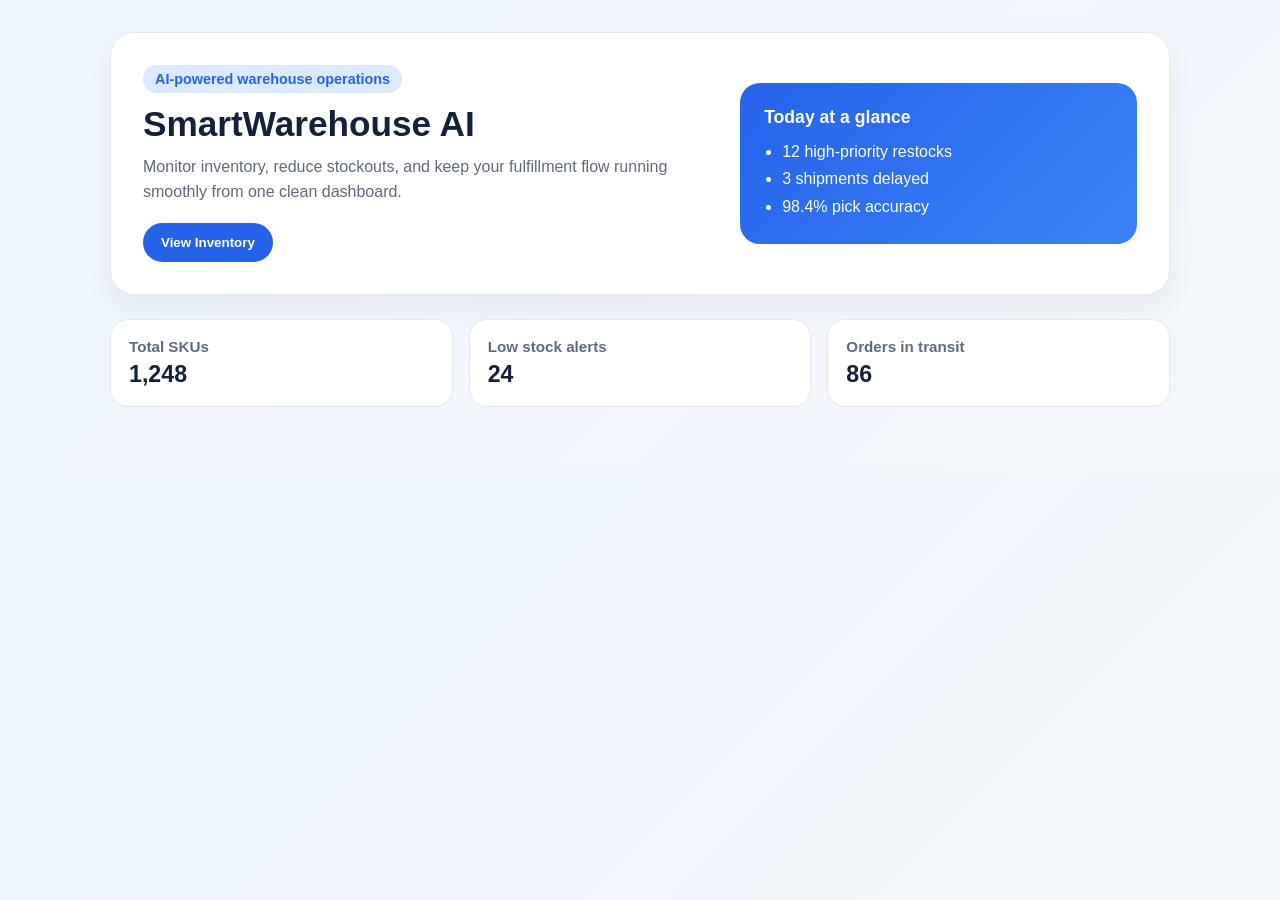
<file: frontend/index.html>
<!DOCTYPE html>
<html lang="en">
<head>
  <meta charset="UTF-8" />
  <meta name="viewport" content="width=device-width, initial-scale=1.0" />
  <title>SmartWarehouse AI</title>
  <style>
    :root {
      color-scheme: light;
      --bg: #f4f7fb;
      --card: #ffffff;
      --text: #132238;
      --muted: #5e6b7c;
      --accent: #2563eb;
      --accent-soft: #dbeafe;
      --border: #e5e7eb;
    }

    * { box-sizing: border-box; }

    body {
      margin: 0;
      font-family: Arial, Helvetica, sans-serif;
      background: linear-gradient(135deg, #eef5ff 0%, var(--bg) 100%);
      color: var(--text);
    }

    .page {
      max-width: 1100px;
      margin: 0 auto;
      padding: 32px 20px 60px;
    }

    .hero {
      background: var(--card);
      border: 1px solid var(--border);
      border-radius: 24px;
      padding: 32px;
      box-shadow: 0 12px 30px rgba(15, 23, 42, 0.06);
      display: grid;
      grid-template-columns: 1.3fr 0.9fr;
      gap: 24px;
      align-items: center;
    }

    .eyebrow {
      display: inline-block;
      padding: 6px 12px;
      border-radius: 999px;
      background: var(--accent-soft);
      color: var(--accent);
      font-size: 0.9rem;
      font-weight: 700;
      margin-bottom: 12px;
    }

    h1 {
      margin: 0 0 10px;
      font-size: 2.2rem;
      line-height: 1.1;
    }

    .hero p {
      margin: 0 0 18px;
      color: var(--muted);
      font-size: 1rem;
      line-height: 1.6;
    }

    .actions button {
      border: none;
      border-radius: 999px;
      padding: 12px 18px;
      font-weight: 700;
      cursor: pointer;
      background: var(--accent);
      color: white;
      transition: transform 0.2s ease, box-shadow 0.2s ease;
    }

    .actions button:hover {
      transform: translateY(-1px);
      box-shadow: 0 8px 16px rgba(37, 99, 235, 0.2);
    }

    .panel {
      background: linear-gradient(135deg, #2563eb 0%, #3b82f6 100%);
      color: white;
      border-radius: 20px;
      padding: 24px;
    }

    .panel h3 {
      margin: 0 0 10px;
      font-size: 1.1rem;
    }

    .panel ul {
      padding-left: 18px;
      margin: 0;
      line-height: 1.7;
    }

    .stats {
      display: grid;
      grid-template-columns: repeat(3, minmax(0, 1fr));
      gap: 16px;
      margin-top: 24px;
    }

    .card {
      background: var(--card);
      border: 1px solid var(--border);
      border-radius: 18px;
      padding: 18px;
    }

    .card h4 {
      margin: 0 0 6px;
      font-size: 0.95rem;
      color: var(--muted);
    }

    .card .value {
      font-size: 1.45rem;
      font-weight: 700;
    }

    @media (max-width: 780px) {
      .hero {
        grid-template-columns: 1fr;
      }

      .stats {
        grid-template-columns: 1fr;
      }
    }
  </style>
</head>
<body>
  <div class="page">
    <section class="hero">
      <div>
        <span class="eyebrow">AI-powered warehouse operations</span>
        <h1>SmartWarehouse AI</h1>
        <p>Monitor inventory, reduce stockouts, and keep your fulfillment flow running smoothly from one clean dashboard.</p>
        <div class="actions">
          <button>View Inventory</button>
        </div>
      </div>
      <div class="panel">
        <h3>Today at a glance</h3>
        <ul>
          <li>12 high-priority restocks</li>
          <li>3 shipments delayed</li>
          <li>98.4% pick accuracy</li>
        </ul>
      </div>
    </section>

    <section class="stats">
      <article class="card">
        <h4>Total SKUs</h4>
        <div class="value">1,248</div>
      </article>
      <article class="card">
        <h4>Low stock alerts</h4>
        <div class="value">24</div>
      </article>
      <article class="card">
        <h4>Orders in transit</h4>
        <div class="value">86</div>
      </article>
    </section>
  </div>
</body>
</html>
</file>
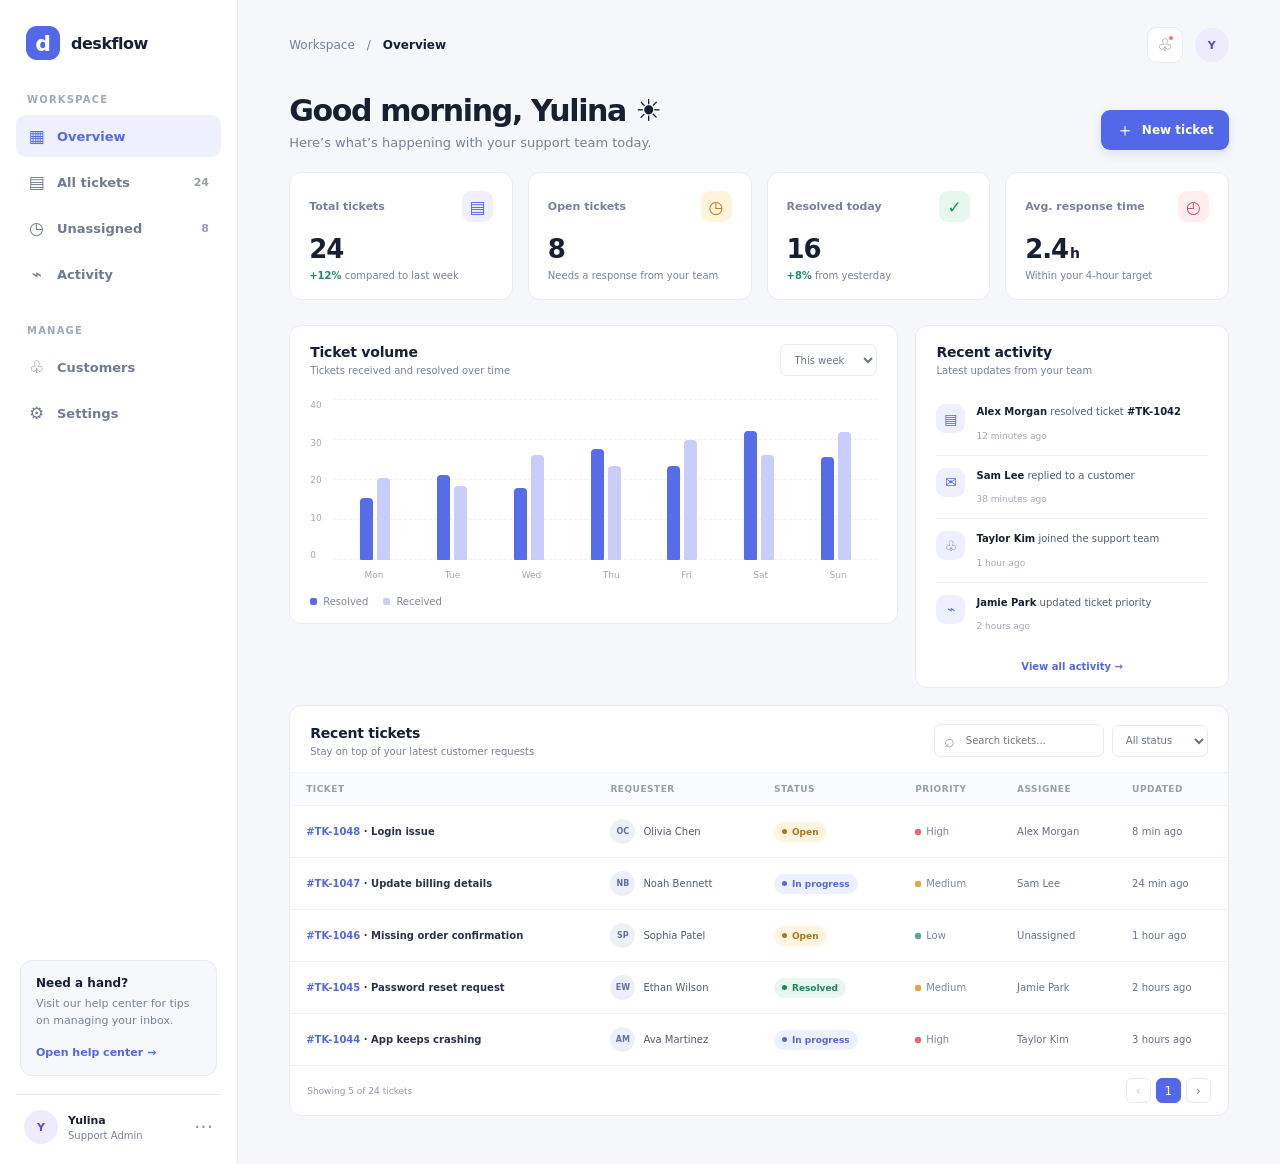
<file: helpdesk-dashboard/index.html>
<!doctype html>
<html lang="en">
<head>
  <meta charset="utf-8">
  <meta name="viewport" content="width=device-width, initial-scale=1">
  <meta name="theme-color" content="#f5f7fb">
  <title>Helpdesk Dashboard | Deskflow</title>
  <link rel="stylesheet" href="styles.css">
  <script src="script.js" defer></script>
</head>
<body>
  <div class="app">
    <aside class="sidebar" id="sidebar" aria-label="Main navigation">
      <a class="brand" href="#overview" aria-label="Deskflow home">
        <span class="brand-mark" aria-hidden="true">d</span>
        <span>deskflow</span>
      </a>

      <p class="nav-label">Workspace</p>
      <nav class="nav">
        <a class="active" href="#overview" aria-current="page"><span class="nav-icon" aria-hidden="true">▦</span>Overview</a>
        <a href="#tickets"><span class="nav-icon" aria-hidden="true">▤</span>All tickets <span class="nav-count" id="nav-ticket-count">24</span></a>
        <a href="#tickets" data-status-link="Open"><span class="nav-icon" aria-hidden="true">◷</span>Unassigned <span class="nav-count">8</span></a>
        <a href="#activity"><span class="nav-icon" aria-hidden="true">⌁</span>Activity</a>
      </nav>

      <p class="nav-label manage-label">Manage</p>
      <nav class="nav">
        <a href="#tickets"><span class="nav-icon" aria-hidden="true">♧</span>Customers</a>
        <a href="#settings"><span class="nav-icon" aria-hidden="true">⚙</span>Settings</a>
      </nav>

      <div class="sidebar-bottom">
        <section class="help-card">
          <strong>Need a hand?</strong>
          <p>Visit our help center for tips on managing your inbox.</p>
          <button type="button" class="text-button" id="help-button">Open help center <span aria-hidden="true">→</span></button>
        </section>
        <div class="profile">
          <span class="avatar" aria-hidden="true">Y</span>
          <span class="profile-copy"><strong>Yulina</strong><small>Support Admin</small></span>
          <span class="profile-more" aria-hidden="true">···</span>
        </div>
      </div>
    </aside>

    <main id="overview">
      <header class="topbar">
        <div class="crumbs">
          <button class="icon-button mobile-menu" type="button" id="menu-button" aria-label="Toggle navigation">☰</button>
          <span>Workspace</span><span aria-hidden="true">/</span><strong>Overview</strong>
        </div>
        <div class="top-actions">
          <button class="icon-button notification-button" type="button" id="notification-button" aria-label="Notifications">♧<span class="notification-dot"></span></button>
          <span class="avatar" aria-label="Yulina">Y</span>
        </div>
      </header>

      <section class="heading-row">
        <div>
          <h1>Good morning, Yulina <span aria-hidden="true">☀️</span></h1>
          <p class="subtitle">Here’s what’s happening with your support team today.</p>
        </div>
        <button class="primary-button" type="button" id="new-ticket-button"><span aria-hidden="true">＋</span> New ticket</button>
      </section>

      <section class="stats" aria-label="Support overview">
        <article class="stat-card">
          <div class="stat-top"><span>Total tickets</span><span class="stat-icon blue" aria-hidden="true">▤</span></div>
          <p class="stat-value" id="stat-total">24</p>
          <p class="stat-note"><strong class="trend">+12%</strong> compared to last week</p>
        </article>
        <article class="stat-card">
          <div class="stat-top"><span>Open tickets</span><span class="stat-icon amber" aria-hidden="true">◷</span></div>
          <p class="stat-value" id="stat-open">8</p>
          <p class="stat-note">Needs a response from your team</p>
        </article>
        <article class="stat-card">
          <div class="stat-top"><span>Resolved today</span><span class="stat-icon green" aria-hidden="true">✓</span></div>
          <p class="stat-value">16</p>
          <p class="stat-note"><strong class="trend">+8%</strong> from yesterday</p>
        </article>
        <article class="stat-card">
          <div class="stat-top"><span>Avg. response time</span><span class="stat-icon red" aria-hidden="true">◴</span></div>
          <p class="stat-value">2.4<small>h</small></p>
          <p class="stat-note">Within your 4-hour target</p>
        </article>
      </section>

      <section class="content-grid">
        <article class="panel">
          <div class="panel-head">
            <div><h2 class="panel-title">Ticket volume</h2><p class="panel-subtitle">Tickets received and resolved over time</p></div>
            <select class="select-control" id="chart-period" aria-label="Chart time period">
              <option value="week">This week</option>
              <option value="month">This month</option>
            </select>
          </div>
          <div class="chart-wrap" role="img" aria-label="Bar chart showing tickets received and resolved over the past week">
            <div class="chart">
              <div class="y-axis" aria-hidden="true"><span>40</span><span>30</span><span>20</span><span>10</span><span>0</span></div>
              <div class="chart-main">
                <div class="grid-lines" aria-hidden="true"><span></span><span></span><span></span><span></span><span></span></div>
                <div class="bars" id="chart-bars">
                  <div class="bar-group"><span class="bar resolved" style="height:40%"></span><span class="bar received" style="height:53%"></span></div>
                  <div class="bar-group"><span class="bar resolved" style="height:55%"></span><span class="bar received" style="height:48%"></span></div>
                  <div class="bar-group"><span class="bar resolved" style="height:47%"></span><span class="bar received" style="height:68%"></span></div>
                  <div class="bar-group"><span class="bar resolved" style="height:72%"></span><span class="bar received" style="height:61%"></span></div>
                  <div class="bar-group"><span class="bar resolved" style="height:61%"></span><span class="bar received" style="height:78%"></span></div>
                  <div class="bar-group"><span class="bar resolved" style="height:84%"></span><span class="bar received" style="height:68%"></span></div>
                  <div class="bar-group"><span class="bar resolved" style="height:67%"></span><span class="bar received" style="height:83%"></span></div>
                </div>
                <div class="x-axis" id="chart-labels" aria-hidden="true"><span>Mon</span><span>Tue</span><span>Wed</span><span>Thu</span><span>Fri</span><span>Sat</span><span>Sun</span></div>
              </div>
            </div>
          </div>
          <div class="legend"><span><i class="legend-resolved"></i>Resolved</span><span><i class="legend-received"></i>Received</span></div>
        </article>

        <article class="panel activity-panel" id="activity">
          <div class="panel-head"><div><h2 class="panel-title">Recent activity</h2><p class="panel-subtitle">Latest updates from your team</p></div></div>
          <div class="activity-list">
            <div class="activity"><span class="activity-icon" aria-hidden="true">▤</span><div><p><strong>Alex Morgan</strong> resolved ticket <strong>#TK-1042</strong></p><time>12 minutes ago</time></div></div>
            <div class="activity"><span class="activity-icon" aria-hidden="true">✉</span><div><p><strong>Sam Lee</strong> replied to a customer</p><time>38 minutes ago</time></div></div>
            <div class="activity"><span class="activity-icon" aria-hidden="true">♧</span><div><p><strong>Taylor Kim</strong> joined the support team</p><time>1 hour ago</time></div></div>
            <div class="activity"><span class="activity-icon" aria-hidden="true">⌁</span><div><p><strong>Jamie Park</strong> updated ticket priority</p><time>2 hours ago</time></div></div>
          </div>
          <a class="view-all" href="#tickets">View all activity <span aria-hidden="true">→</span></a>
        </article>
      </section>

      <section class="panel tickets-panel" id="tickets">
        <div class="panel-head">
          <div><h2 class="panel-title">Recent tickets</h2><p class="panel-subtitle">Stay on top of your latest customer requests</p></div>
          <div class="ticket-tools">
            <label class="search-control"><span aria-hidden="true">⌕</span><input id="ticket-search" type="search" placeholder="Search tickets..." aria-label="Search tickets"></label>
            <select class="select-control status-filter" id="status-filter" aria-label="Filter tickets by status">
              <option value="all">All status</option><option value="Open">Open</option><option value="In progress">In progress</option><option value="Resolved">Resolved</option>
            </select>
          </div>
        </div>
        <div class="table-scroll">
          <table>
            <thead><tr><th>Ticket</th><th>Requester</th><th>Status</th><th>Priority</th><th>Assignee</th><th>Updated</th></tr></thead>
            <tbody id="ticket-rows">
              <tr data-status="Open"><td><span class="ticket-id">#TK-1048</span><span class="ticket-subject"> · Login issue</span></td><td><span class="requester"><span class="mini-avatar">OC</span>Olivia Chen</span></td><td><span class="status open">Open</span></td><td><span class="priority high">High</span></td><td>Alex Morgan</td><td>8 min ago</td></tr>
              <tr data-status="In progress"><td><span class="ticket-id">#TK-1047</span><span class="ticket-subject"> · Update billing details</span></td><td><span class="requester"><span class="mini-avatar">NB</span>Noah Bennett</span></td><td><span class="status progress">In progress</span></td><td><span class="priority medium">Medium</span></td><td>Sam Lee</td><td>24 min ago</td></tr>
              <tr data-status="Open"><td><span class="ticket-id">#TK-1046</span><span class="ticket-subject"> · Missing order confirmation</span></td><td><span class="requester"><span class="mini-avatar">SP</span>Sophia Patel</span></td><td><span class="status open">Open</span></td><td><span class="priority low">Low</span></td><td>Unassigned</td><td>1 hour ago</td></tr>
              <tr data-status="Resolved"><td><span class="ticket-id">#TK-1045</span><span class="ticket-subject"> · Password reset request</span></td><td><span class="requester"><span class="mini-avatar">EW</span>Ethan Wilson</span></td><td><span class="status resolved">Resolved</span></td><td><span class="priority medium">Medium</span></td><td>Jamie Park</td><td>2 hours ago</td></tr>
              <tr data-status="In progress"><td><span class="ticket-id">#TK-1044</span><span class="ticket-subject"> · App keeps crashing</span></td><td><span class="requester"><span class="mini-avatar">AM</span>Ava Martinez</span></td><td><span class="status progress">In progress</span></td><td><span class="priority high">High</span></td><td>Taylor Kim</td><td>3 hours ago</td></tr>
            </tbody>
          </table>
          <div class="empty-state" id="empty-state" hidden>No tickets match your search.</div>
        </div>
        <div class="table-footer"><span id="table-count">Showing 5 of 24 tickets</span><div class="pagination"><button type="button" aria-label="Previous page" disabled>‹</button><button type="button" class="current" aria-current="page">1</button><button type="button" aria-label="Next page">›</button></div></div>
      </section>
    </main>
  </div>

  <dialog id="ticket-dialog" aria-labelledby="dialog-title">
    <div class="dialog-head"><h2 id="dialog-title">Create a ticket</h2><button class="dialog-close" type="button" id="close-dialog" aria-label="Close">×</button></div>
    <form class="ticket-form" id="ticket-form">
      <div class="field"><label for="requester-name">Requester name</label><input id="requester-name" name="requester" required maxlength="60" placeholder="e.g. Avery Yulina"></div>
      <div class="field"><label for="ticket-subject">Subject</label><input id="ticket-subject" name="subject" required maxlength="100" placeholder="Briefly describe the issue"></div>
      <div class="field"><label for="ticket-priority">Priority</label><select id="ticket-priority" name="priority"><option>Medium</option><option>High</option><option>Low</option></select></div>
      <div class="form-actions"><button class="secondary-button" type="button" id="cancel-dialog">Cancel</button><button class="primary-button" type="submit">Create ticket</button></div>
    </form>
  </dialog>
  <div class="toast" id="toast" role="status" aria-live="polite"></div>
</body>
</html>
</file>
<file: helpdesk-dashboard/styles.css>
:root {
  color-scheme: light;
  --ink: #172033;
  --muted: #778198;
  --line: #e8ebf2;
  --paper: #fff;
  --canvas: #f5f7fb;
  --blue: #5368e8;
  --blue-soft: #eef0ff;
  --green: #218b68;
  --green-soft: #e7f6ef;
  --amber: #b67819;
  --amber-soft: #fff3dc;
  --red: #c55361;
  --red-soft: #ffedf0;
  font-family: Inter, ui-sans-serif, system-ui, -apple-system, BlinkMacSystemFont, "Segoe UI", sans-serif;
  font-synthesis: none;
  text-rendering: optimizeLegibility;
}

* { box-sizing: border-box; }
body { margin: 0; min-width: 320px; color: var(--ink); background: var(--canvas); }
button, input, select { font: inherit; }
button { cursor: pointer; }

.app { min-height: 100vh; display: grid; grid-template-columns: 238px minmax(0, 1fr); }
.sidebar { display: flex; flex-direction: column; min-height: 100vh; padding: 26px 16px 20px; background: var(--paper); border-right: 1px solid var(--line); }
.brand { display: flex; align-items: center; gap: 11px; padding: 0 10px 34px; color: var(--ink); text-decoration: none; font-weight: 750; letter-spacing: -.03em; }
.brand-mark { display: grid; place-items: center; width: 34px; height: 34px; color: #fff; background: var(--blue); border-radius: 11px; font-size: 22px; font-weight: 800; }
.nav-label { padding: 0 11px; margin: 0 0 10px; color: #a1a9b8; font-size: 10px; font-weight: 750; letter-spacing: .12em; text-transform: uppercase; }
.manage-label { margin-top: 30px; }
.nav { display: grid; gap: 4px; }
.nav a { display: flex; align-items: center; gap: 12px; padding: 11px 12px; color: #717b91; text-decoration: none; border-radius: 9px; font-size: 13px; font-weight: 580; }
.nav a:hover { color: var(--blue); background: #f7f8fc; }
.nav a.active { color: var(--blue); background: var(--blue-soft); font-weight: 700; }
.nav-icon { width: 17px; text-align: center; font-size: 17px; }
.nav-count { margin-left: auto; color: #969db0; font-size: 11px; }
.sidebar-bottom { margin-top: auto; }
.help-card { padding: 15px; margin: 0 4px 18px; background: #f7f8fc; border: 1px solid var(--line); border-radius: 12px; }
.help-card strong { display: block; margin-bottom: 6px; font-size: 12px; }
.help-card p { margin: 0 0 12px; color: var(--muted); font-size: 11px; line-height: 1.5; }
.text-button { padding: 0; color: var(--blue); background: none; border: 0; font-size: 11px; font-weight: 700; }
.profile { display: flex; align-items: center; gap: 10px; padding: 15px 8px 0; border-top: 1px solid var(--line); }
.avatar { display: grid; place-items: center; flex: 0 0 auto; width: 34px; height: 34px; color: #594cba; background: #eeeaff; border-radius: 50%; font-size: 11px; font-weight: 750; }
.profile-copy { display: grid; gap: 3px; }
.profile-copy strong { font-size: 11px; }
.profile-copy small { color: var(--muted); font-size: 10px; }
.profile-more { margin-left: auto; color: #929bad; font-size: 20px; line-height: 1; }

main { min-width: 0; padding: 27px clamp(20px, 4vw, 54px) 48px; }
.topbar { display: flex; align-items: center; justify-content: space-between; gap: 16px; margin-bottom: 30px; }
.crumbs, .top-actions { display: flex; align-items: center; gap: 12px; }
.crumbs { color: var(--muted); font-size: 12px; }
.crumbs strong { color: var(--ink); font-weight: 650; }
.icon-button { position: relative; display: grid; place-items: center; width: 36px; height: 36px; color: #6d778d; background: var(--paper); border: 1px solid var(--line); border-radius: 10px; }
.notification-button { font-size: 17px; }
.notification-dot { position: absolute; top: 7px; right: 8px; width: 6px; height: 6px; background: #f0747c; border: 1px solid #fff; border-radius: 50%; }
.mobile-menu { display: none; }

.heading-row { display: flex; align-items: flex-end; justify-content: space-between; gap: 16px; margin-bottom: 22px; }
h1 { margin: 0 0 7px; font-size: clamp(24px, 3vw, 30px); letter-spacing: -.045em; }
.subtitle { margin: 0; color: var(--muted); font-size: 13px; }
.primary-button { display: inline-flex; align-items: center; justify-content: center; gap: 8px; min-height: 40px; padding: 0 15px; color: #fff; background: var(--blue); border: 0; border-radius: 9px; box-shadow: 0 4px 10px #5368e829; font-size: 12px; font-weight: 700; }
.primary-button:hover { background: #465bd8; }
.primary-button > span { font-size: 18px; line-height: 1; }

.stats { display: grid; grid-template-columns: repeat(4, minmax(0, 1fr)); gap: 15px; margin-bottom: 25px; }
.stat-card { padding: 18px 19px; background: var(--paper); border: 1px solid var(--line); border-radius: 12px; }
.stat-top { display: flex; align-items: center; justify-content: space-between; gap: 8px; color: var(--muted); font-size: 11px; font-weight: 600; }
.stat-icon { display: grid; place-items: center; width: 31px; height: 31px; border-radius: 9px; font-size: 17px; }
.stat-icon.blue { color: var(--blue); background: var(--blue-soft); }
.stat-icon.amber { color: var(--amber); background: var(--amber-soft); }
.stat-icon.green { color: var(--green); background: var(--green-soft); }
.stat-icon.red { color: var(--red); background: var(--red-soft); }
.stat-value { margin: 12px 0 6px; font-size: 26px; font-weight: 750; letter-spacing: -.04em; }
.stat-value small { margin-left: 2px; font-size: 14px; font-weight: 600; }
.stat-note { margin: 0; color: var(--muted); font-size: 10px; }
.trend { color: var(--green); font-weight: 700; }

.content-grid { display: grid; grid-template-columns: minmax(0, 1.75fr) minmax(240px, .9fr); gap: 17px; align-items: start; }
.panel { min-width: 0; background: var(--paper); border: 1px solid var(--line); border-radius: 12px; }
.panel-head { display: flex; align-items: center; justify-content: space-between; gap: 12px; padding: 18px 20px 15px; }
.panel-title { margin: 0; font-size: 14px; letter-spacing: -.015em; }
.panel-subtitle { margin: 5px 0 0; color: var(--muted); font-size: 10px; }
.select-control { min-height: 32px; padding: 6px 9px; color: #69748a; background: #fff; border: 1px solid var(--line); border-radius: 7px; font-size: 10px; }
.chart-wrap { height: 205px; padding: 8px 20px 16px; }
.chart { display: flex; height: 100%; gap: 12px; }
.y-axis { display: flex; flex-direction: column; justify-content: space-between; padding: 1px 0 20px; color: #a0a8b8; font-size: 9px; }
.chart-main { position: relative; display: flex; flex: 1; flex-direction: column; justify-content: space-between; min-width: 0; }
.grid-lines { position: absolute; inset: 0 0 20px; display: flex; flex-direction: column; justify-content: space-between; }
.grid-lines span { border-top: 1px dashed #edf0f5; }
.bars { position: relative; z-index: 1; display: flex; flex: 1; align-items: end; justify-content: space-around; gap: 7px; padding: 7px 7px 20px; }
.bar-group { display: flex; align-items: end; justify-content: center; gap: 4px; width: 100%; height: 100%; }
.bar { width: min(13px, 36%); min-height: 5px; border-radius: 4px 4px 1px 1px; }
.bar.resolved { background: #576ce9; }
.bar.received { background: #c8cdfa; }
.x-axis { position: absolute; right: 0; bottom: 0; left: 0; display: flex; justify-content: space-around; color: #a0a8b8; font-size: 9px; }
.legend { display: flex; gap: 15px; padding: 0 20px 16px; color: #7c8599; font-size: 10px; }
.legend span { display: inline-flex; align-items: center; gap: 6px; }
.legend i { width: 7px; height: 7px; border-radius: 2px; }
.legend-resolved { background: #576ce9; }
.legend-received { background: #c8cdfa; }

.activity-list { padding: 1px 20px 7px; }
.activity { display: flex; gap: 11px; padding: 12px 0; border-bottom: 1px solid #f0f2f6; }
.activity:last-child { border-bottom: 0; }
.activity-icon { display: grid; place-items: center; flex: 0 0 auto; width: 29px; height: 29px; color: var(--blue); background: var(--blue-soft); border-radius: 9px; font-size: 14px; }
.activity p { margin: 1px 0 4px; color: #515c72; font-size: 10px; line-height: 1.45; }
.activity p strong { color: var(--ink); font-weight: 700; }
.activity time { color: #a0a8b8; font-size: 9px; }
.view-all { display: block; padding: 9px 20px 15px; color: var(--blue); text-align: center; text-decoration: none; font-size: 10px; font-weight: 700; }
.tickets-panel { margin-top: 17px; }
.ticket-tools { display: flex; align-items: center; gap: 8px; }
.search-control { position: relative; display: flex; align-items: center; }
.search-control > span { position: absolute; left: 10px; color: #9aa2b2; font-size: 18px; }
.search-control input { width: 170px; height: 33px; padding: 0 10px 0 31px; color: var(--ink); background: #fff; border: 1px solid var(--line); border-radius: 7px; outline: none; font-size: 10px; }
.search-control input:focus, .select-control:focus, .field input:focus, .field select:focus { border-color: #a6b0fa; box-shadow: 0 0 0 3px #5368e814; }
.status-filter { max-width: 120px; }
.table-scroll { overflow-x: auto; }
table { width: 100%; border-collapse: collapse; text-align: left; }
th { padding: 11px 16px; color: #969fb0; background: #fafbfe; border-top: 1px solid #f1f3f7; border-bottom: 1px solid #f1f3f7; font-size: 9px; font-weight: 700; letter-spacing: .055em; text-transform: uppercase; white-space: nowrap; }
td { padding: 13px 16px; border-bottom: 1px solid #f1f3f7; color: #677187; font-size: 10px; white-space: nowrap; }
tbody tr:last-child td { border-bottom: 0; }
.ticket-id { color: var(--blue); font-weight: 700; }
.ticket-subject { color: #293247; font-weight: 600; }
.requester { display: inline-flex; align-items: center; gap: 8px; color: #505b70; }
.mini-avatar { display: grid; place-items: center; width: 25px; height: 25px; color: #6270a2; background: #edf0f9; border-radius: 50%; font-size: 8px; font-weight: 750; }
.status { display: inline-flex; align-items: center; gap: 5px; padding: 5px 8px; border-radius: 20px; font-size: 9px; font-weight: 700; }
.status::before { width: 5px; height: 5px; background: currentColor; border-radius: 50%; content: ""; }
.status.open { color: #ae741c; background: #fff4df; }
.status.progress { color: #5368d9; background: #edf0ff; }
.status.resolved { color: #23815f; background: #e8f6ef; }
.priority { display: inline-flex; align-items: center; gap: 5px; color: #7d8798; }
.priority::before { width: 6px; height: 6px; background: #9da5b4; border-radius: 2px; content: ""; }
.priority.high::before { background: #e06a70; }
.priority.medium::before { background: #e5a640; }
.priority.low::before { background: #54a987; }
.empty-state { padding: 28px; color: var(--muted); text-align: center; font-size: 12px; }
.table-footer { display: flex; align-items: center; justify-content: space-between; gap: 10px; padding: 12px 17px; border-top: 1px solid #f1f3f7; color: #929bad; font-size: 9px; }
.pagination { display: flex; gap: 5px; }
.pagination button { width: 25px; height: 25px; color: #717b91; background: white; border: 1px solid var(--line); border-radius: 6px; font-size: 12px; }
.pagination button.current { color: #fff; background: var(--blue); border-color: var(--blue); }
.pagination button:disabled { color: #c1c6d0; cursor: default; }

.toast { position: fixed; right: 24px; bottom: 24px; z-index: 5; padding: 12px 16px; color: white; background: #253049; border-radius: 9px; box-shadow: 0 8px 24px #1720332b; font-size: 12px; opacity: 0; transform: translateY(8px); pointer-events: none; transition: opacity .2s, transform .2s; }
.toast.show { opacity: 1; transform: translateY(0); }
dialog { width: min(440px, calc(100vw - 32px)); padding: 0; color: var(--ink); border: 1px solid var(--line); border-radius: 14px; box-shadow: 0 24px 70px #17203338; }
dialog::backdrop { background: #17203366; backdrop-filter: blur(2px); }
.dialog-head { display: flex; align-items: center; justify-content: space-between; padding: 19px 21px; border-bottom: 1px solid var(--line); }
.dialog-head h2 { margin: 0; font-size: 16px; }
.dialog-close { width: 28px; height: 28px; color: #717b91; background: #f5f6fa; border: 0; border-radius: 7px; font-size: 18px; }
.ticket-form { display: grid; gap: 14px; padding: 20px 21px 21px; }
.field { display: grid; gap: 6px; }
.field label { color: #556078; font-size: 11px; font-weight: 700; }
.field input, .field select { width: 100%; height: 38px; padding: 0 10px; color: var(--ink); background: white; border: 1px solid var(--line); border-radius: 7px; outline: none; font-size: 12px; }
.form-actions { display: flex; justify-content: flex-end; gap: 8px; padding-top: 5px; }
.secondary-button { min-height: 38px; padding: 0 13px; color: #647087; background: white; border: 1px solid var(--line); border-radius: 8px; font-size: 11px; font-weight: 650; }

@media (max-width: 980px) {
  .app { grid-template-columns: 205px minmax(0, 1fr); }
  .stats { grid-template-columns: repeat(2, minmax(0, 1fr)); }
  .content-grid { grid-template-columns: minmax(0, 1fr); }
  .activity-panel { display: grid; grid-template-columns: 1fr 1fr; }
  .activity-panel .panel-head { grid-column: 1 / -1; }
  .activity-list { display: grid; grid-template-columns: 1fr 1fr; column-gap: 20px; }
  .view-all { align-self: center; }
}
@media (max-width: 650px) {
  .app { display: block; }
  .sidebar { position: fixed; z-index: 4; top: 0; bottom: 0; left: 0; width: 238px; min-height: 0; box-shadow: 8px 0 30px #1720331c; transform: translateX(-105%); transition: transform .2s ease; }
  .sidebar.open { transform: translateX(0); }
  main { padding: 19px 15px 32px; }
  .mobile-menu { display: grid; }
  .topbar { margin-bottom: 23px; }
  .heading-row { align-items: flex-start; }
  .heading-row .primary-button { min-height: 37px; padding: 0 11px; font-size: 10px; white-space: nowrap; }
  .stats { gap: 9px; }
  .stat-card { padding: 13px; }
  .stat-value { font-size: 23px; }
  .stat-top { font-size: 10px; }
  .panel-head { padding-right: 14px; padding-left: 14px; }
  .activity-panel { display: block; }
  .activity-list { display: block; padding-right: 15px; padding-left: 15px; }
  .search-control input { width: 135px; }
  .ticket-tools { gap: 5px; }
  .status-filter { max-width: 95px; }
  th, td { padding-right: 12px; padding-left: 12px; }
}
</file>
